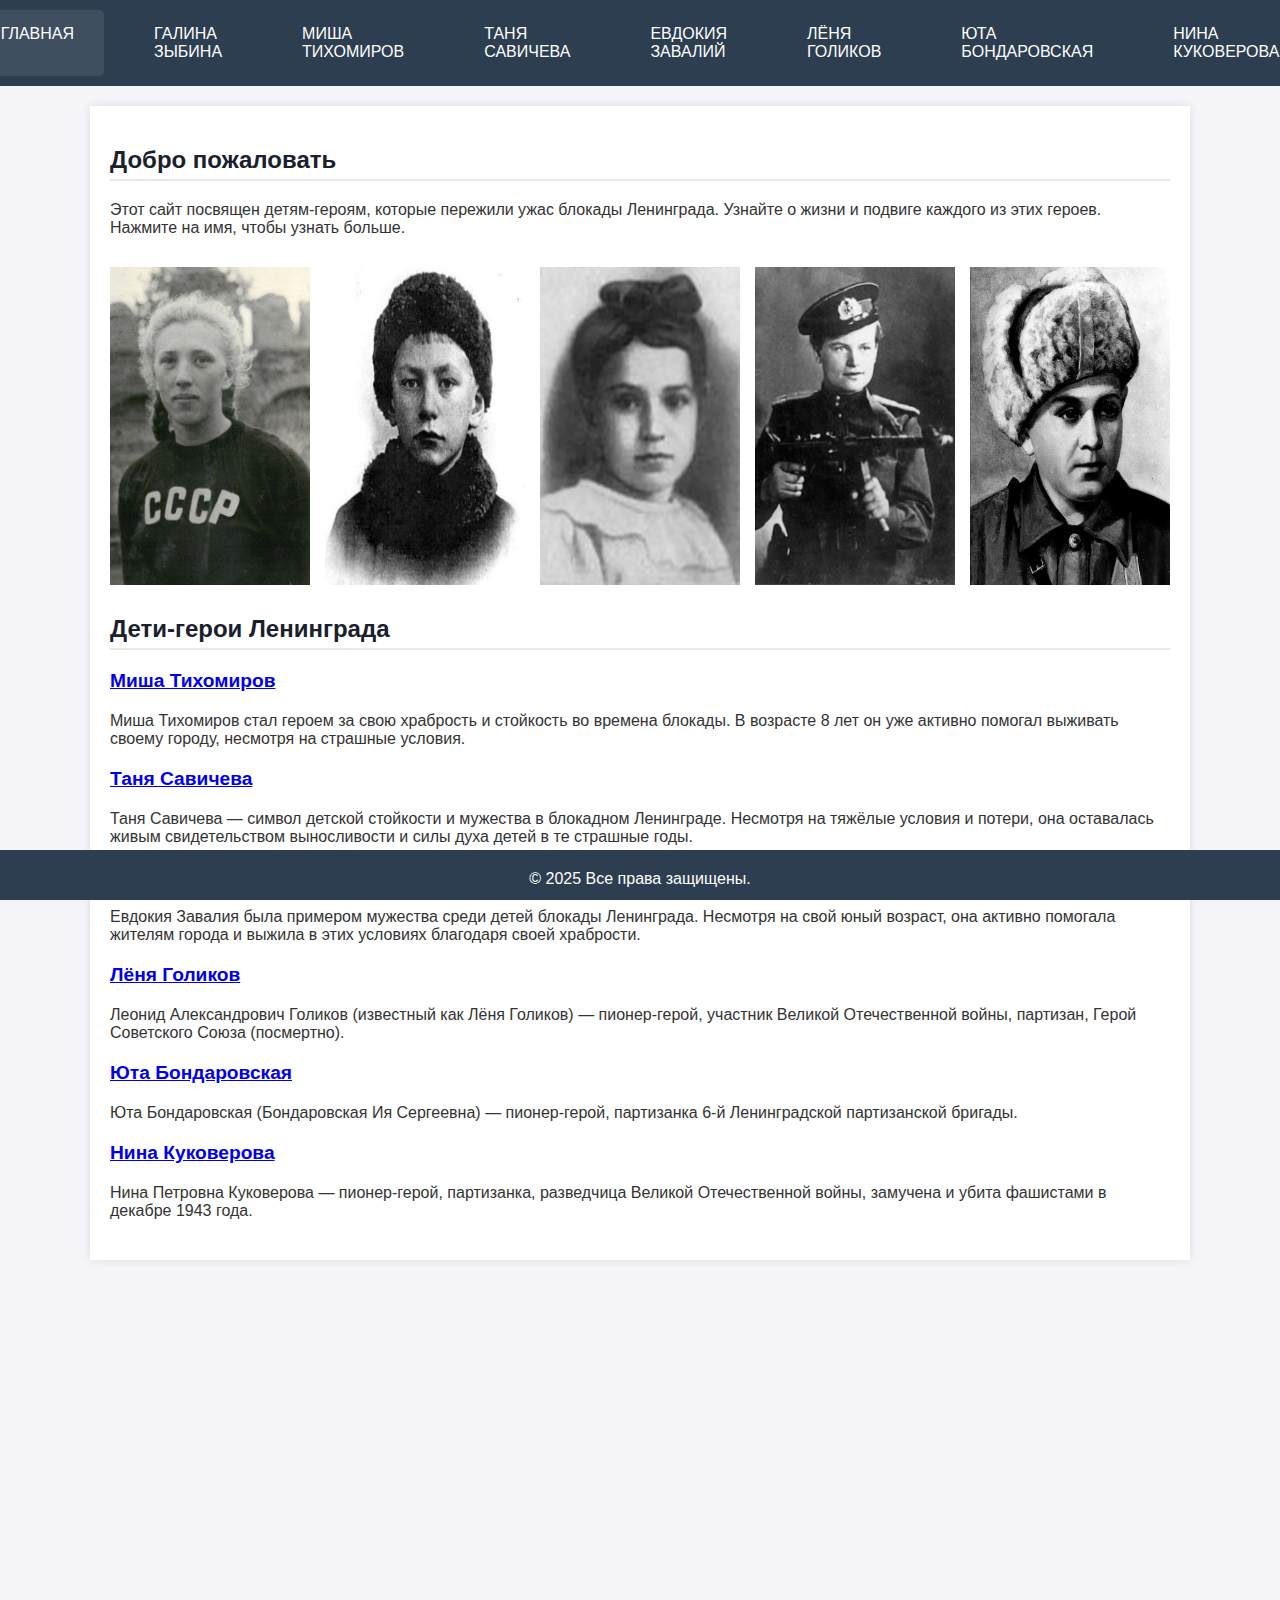
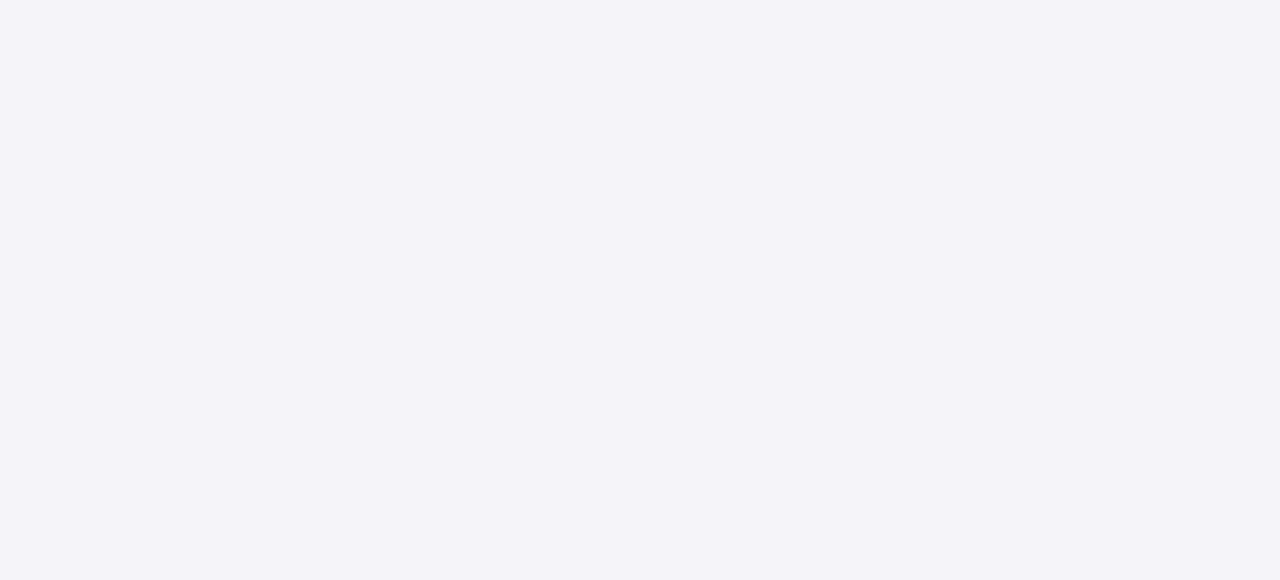
<file: index.html>
<!DOCTYPE html>
<html lang="ru">
<head>
    <meta charset="UTF-8">
    <meta name="viewport" content="width=device-width, initial-scale=1.0">
    <title>Дети-герои Ленинграда</title>
    <link rel="stylesheet" href="styles.css">
</head>
<body>
<header>
    <div class="navbar">
        <a href="index.html" class="tab active">Главная</a>
        <a href="galina_zybina.html" class="tab">Галина Зыбина</a>
        <a href="misha_tikhomirov.html" class="tab">Миша Тихомиров</a>
        <a href="tanya_savicheva.html" class="tab">Таня Савичева</a>
        <a href="evdokia_zavaliy.html" class="tab">Евдокия Завалий</a>
        <a href="lenya_golikov.html" class="tab">Лёня Голиков</a>
        <a href="uta_bondarovskaya.html" class="tab">Юта Бондаровская</a>
        <a href="nina_kukoverova.html" class="tab">Нина Куковерова</a>
    </div>
</header>

<main>
    <section>
        <h2>Добро пожаловать</h2>
        <p>Этот сайт посвящен детям-героям, которые пережили ужас блокады Ленинграда. Узнайте о жизни и подвиге каждого
            из этих героев. Нажмите на имя, чтобы узнать больше.</p>
    </section>
    <div class="image-marquee">
        <div class="image-marquee-wrapper">
            <img src="images/galina_zybina.jpg" alt="galyba_zybina">
            <img src="images/misha_tikhomirov.jpg" alt="Миша Тихомиров">
            <img src="images/tanya_savicheva.jpg" alt="Таня Савичева">
            <img src="images/evdokia_zavaliy.jpg" alt="Евдокия Завалий">
            <img src="images/lenya_golikov.jpg">
            <img src="images/uta_bondarovskaya.jpg">
            <img src="images/nina_kukoverova.jpg">
        </div>
    </div>
    <section>
        <h2>Дети-герои Ленинграда</h2>

        <article>
            <h3><a href="galina_zybina.html"></a></h3>
            <p></p>
        </article>

        <article>
            <h3><a href="misha_tikhomirov.html">Миша Тихомиров</a></h3>
            <p>Миша Тихомиров стал героем за свою храбрость и стойкость во времена блокады. В возрасте 8 лет он уже
                активно помогал выживать своему городу, несмотря на страшные условия.</p>
        </article>

        <article>
            <h3><a href="tanya_savicheva.html">Таня Савичева</a></h3>
            <p>Таня Савичева — символ детской стойкости и мужества в блокадном Ленинграде. Несмотря на тяжёлые условия и
                потери, она оставалась живым свидетельством выносливости и силы духа детей в те страшные годы.</p>
        </article>

        <article>
            <h3><a href="evdokia_zavaliy.html">Евдокия Завалия</a></h3>
            <p>Евдокия Завалия была примером мужества среди детей блокады Ленинграда. Несмотря на свой юный возраст, она
                активно помогала жителям города и выжила в этих условиях благодаря своей храбрости.</p>
        </article>

        <article>
            <h3><a href="lenya_golikov.html">Лёня Голиков</a></h3>
            <p>Леонид Александрович Голиков (известный как Лёня Голиков) — пионер-герой, участник Великой Отечественной
                войны, партизан, Герой Советского Союза (посмертно).</p>
        </article>

        <article>
            <h3><a href="uta_bondarovskaya.html">Юта Бондаровская</a></h3>
            <p>Юта Бондаровская (Бондаровская Ия Сергеевна) — пионер-герой, партизанка 6-й Ленинградской партизанской
                бригады.</p>
        </article>

        <article>
            <h3><a href="nina_kukoverova.html">Нина Куковерова</a></h3>
            <p>Нина Петровна Куковерова — пионер-герой, партизанка, разведчица Великой Отечественной войны, замучена и
                убита фашистами в декабре 1943 года.</p>
        </article>

    </section>
    <!--    <section class="overview">-->
    <!--        <h1>Дети-герои Ленинграда</h1>-->
    <!--        <p>В годы блокады Ленинграда многие дети проявили невероятную храбрость и стойкость. Ниже вы можете прочитать о-->
    <!--            некоторых из них:</p>-->

    <!--        &lt;!&ndash; Бегущая строка с картинками &ndash;&gt;-->
    <!--        <div class="image-marquee">-->
    <!--            <div class="image-marquee-wrapper">-->
    <!--                <img src="images/yura_bulatov_1.jpg" alt="Юра Булатов">-->
    <!--                <img src="images/misha_tikhomirov.jpg" alt="Миша Тихомиров">-->
    <!--                <img src="images/tanya_savicheva.jpg" alt="Таня Савичева">-->
    <!--                <img src="images/vanya_solovyev.jpg" alt="Ваня Соловьёв">-->
    <!--                <img src="images/evdokiya_zavaliya.jpg" alt="Евдокия Завалий">-->
    <!--                <img src="images/zinaida_zhdanova.jpg" alt="Зинаида Жданова">-->
    <!--            </div>-->
    <!--        </div>-->

    <!--        &lt;!&ndash; Сворачиваемые разделы для каждого героя &ndash;&gt;-->
    <!--        <div class="accordion">-->
    <!--            <div class="accordion-item">-->
    <!--                <h2 class="accordion-header">Юра Булатов</h2>-->
    <!--                <div class="accordion-content">-->
    <!--                    <p>Юра Булатов был одним из самых известных героев блокадного Ленинграда. В возрасте 13 лет он стал-->
    <!--                        свидетелем тяжелейших событий, но продолжал бороться, помогая взрослым и детям пережить страшные-->
    <!--                        дни блокады.</p>-->
    <!--                    <img src="images/yura_bulatov.jpg" alt="Юра Булатов">-->
    <!--                    <p>Юра стал символом мужества, его подвиг вдохновлял других детей на выживание в самых страшных-->
    <!--                        условиях.</p>-->
    <!--                </div>-->
    <!--            </div>-->

    <!--            <div class="accordion-item">-->
    <!--                <h2 class="accordion-header">Миша Тихомиров</h2>-->
    <!--                <div class="accordion-content">-->
    <!--                    <p>Миша Тихомиров был одним из самых молодых героев блокады. Он проявил стойкость, помогая старшим и-->
    <!--                        заботясь о своём брате и сестре. Его пример вдохновлял других детей на выживание в условиях-->
    <!--                        жестокой блокады.</p>-->
    <!--                    <p>Несмотря на трудности, Миша не потерял мужества и продолжал бороться до конца.</p>-->
    <!--                    -->
    <!--                </div>-->
    <!--            </div>-->

    <!--            <div class="accordion-item">-->
    <!--                <h2 class="accordion-header">Таня Савичева</h2>-->
    <!--                <div class="accordion-content">-->
    <!--                    <p>Таня Савичева стала символом страданий и выносливости блокадных детей. В её дневнике записаны-->
    <!--                        трагические события, происходившие в её семье во время блокады Ленинграда. Эти записи стали-->
    <!--                        одним из ярких символов трагедии города.</p>-->
    <!--                    <img src="images/tanya_savicheva.jpg" alt="Таня Савичева">-->
    <!--                    <p>Таня пережила смерть всех своих родных и осталась единственным свидетелем этой трагедии, что-->
    <!--                        сделало её имя известным на весь мир.</p>-->
    <!--                </div>-->
    <!--            </div>-->

    <!--            <div class="accordion-item">-->
    <!--                <h2 class="accordion-header">Ваня Соловьёв</h2>-->
    <!--                <div class="accordion-content">-->
    <!--                    <p>Ваня Соловьёв был одним из самых известных мальчиков в блокадном Ленинграде. Его подвиг вдохновил-->
    <!--                        многих на выживание и борьбу.</p>-->
    <!--                    <img src="images/vanya_solovyev.jpg" alt="Ваня Соловьёв">-->
    <!--                </div>-->
    <!--            </div>-->

    <!--            <div class="accordion-item">-->
    <!--                <h2 class="accordion-header">Евдокия Завалий</h2>-->
    <!--                <div class="accordion-content">-->
    <!--                    <p>Евдокия Завалий была одним из тех детей, которые помогали взрослым в тяжёлые дни блокады,-->
    <!--                        несмотря на свою юность.</p>-->
    <!--                    <img src="images/evdokia_zavaliy.jpg" alt="Евдокия Завалий">-->
    <!--                </div>-->
    <!--            </div>-->

    <!--            <div class="accordion-item">-->
    <!--                <h2 class="accordion-header">Зинаида Жданова</h2>-->
    <!--                <div class="accordion-content">-->
    <!--                    <p>Зинаида Жданова стала символом стойкости и мужества, несмотря на те испытания, которые ей-->
    <!--                        пришлось пережить.</p>-->
    <!--                    <img src="images/zinaida_zhdanova.jpg" alt="Зинаида Жданова">-->
    <!--                </div>-->
    <!--            </div>-->
    <!--        </div>-->
    <!--    </section>-->
</main>


<div class="flex-wrapper">
    <footer>
        <p>&copy; 2025 Все права защищены.</p>
    </footer>
</div>
<script src="accordion.js"></script>
</body>
</html>
</file>
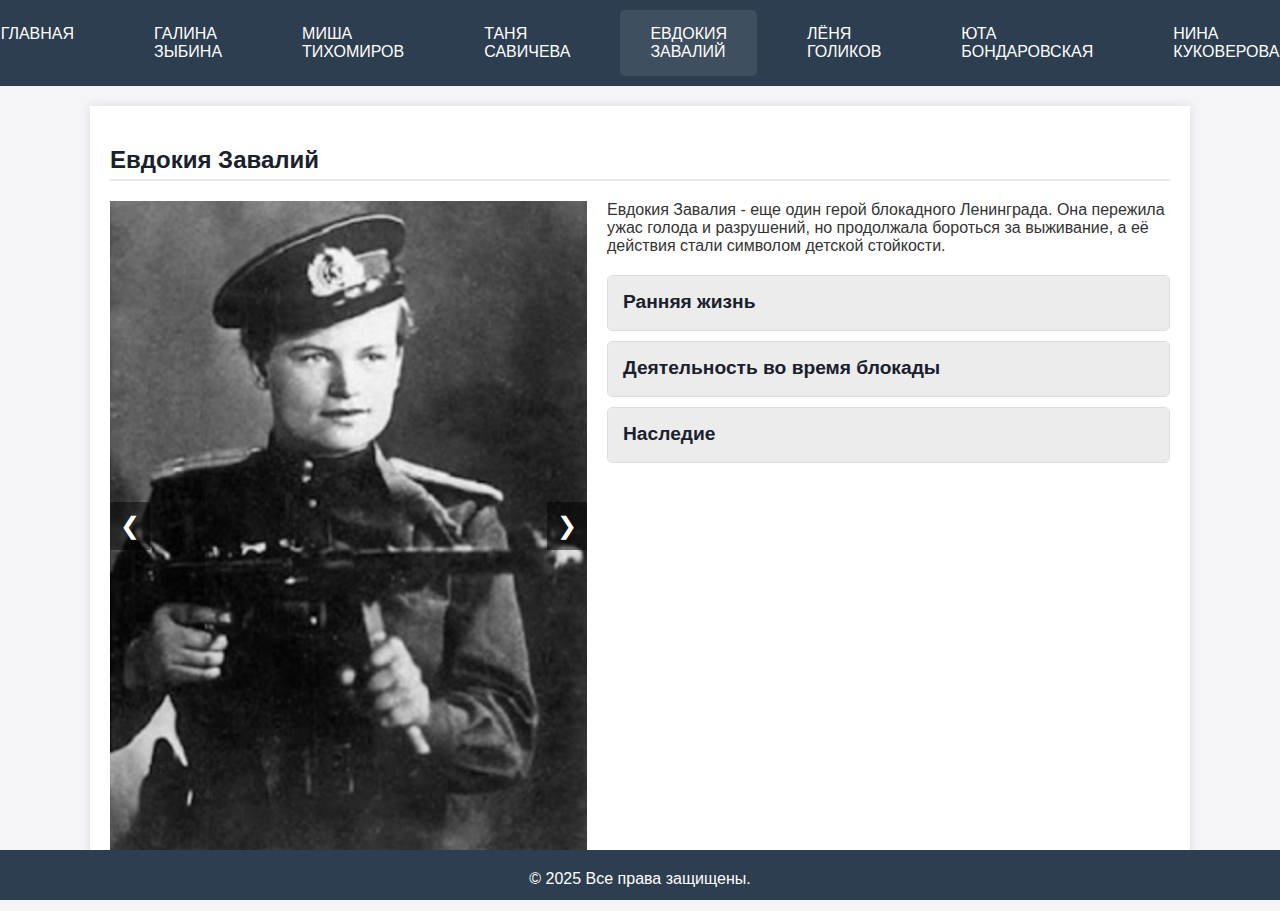
<file: evdokia_zavaliy.html>
<!DOCTYPE html>
<html lang="ru">
<head>
    <meta charset="UTF-8">
    <meta name="viewport" content="width=device-width, initial-scale=1.0">
    <title>Евдокия Завалий - Дети-герои Ленинграда</title>
    <link rel="stylesheet" href="styles.css">
</head>
<body>
<header>
    <div class="navbar">
        <a href="index.html" class="tab">Главная</a>
        <a href="galina_zybina.html" class="tab">Галина Зыбина</a>
        <a href="misha_tikhomirov.html" class="tab">Миша Тихомиров</a>
        <a href="tanya_savicheva.html" class="tab">Таня Савичева</a>
        <a href="evdokia_zavaliy.html" class="tab active">Евдокия Завалий</a>
        <a href="lenya_golikov.html" class="tab">Лёня Голиков</a>
        <a href="uta_bondarovskaya.html" class="tab">Юта Бондаровская</a>
        <a href="nina_kukoverova.html" class="tab">Нина Куковерова</a>
    </div>
</header>

<main>
    <section class="hero-detail">
        <h2>Евдокия Завалий</h2>
        <div class="carousel">
            <button class="prev" onclick="moveSlide(-1)">&#10094;</button>
            <div class="carousel-images">
                <img src="images/evdokia_zavaliy.jpg" alt="">
                <img src="images/evdokia_zavaliy_1.jpg" alt="">
            </div>
            <button class="next" onclick="moveSlide(1)">&#10095;</button>
        </div>
        <p>Евдокия Завалия - еще один герой блокадного Ленинграда. Она пережила ужас голода и разрушений, но продолжала
            бороться за выживание, а её действия стали символом детской стойкости.</p>
        <div class="accordion">
            <div class="accordion-item">
                <h2 class="accordion-header">Ранняя жизнь</h2>
                <div class="accordion-content">
                    <p>Евдокия родилась в 1933 году в Ленинграде. Она была маленькой девочкой, когда началась блокада,
                        но несмотря на свой возраст, проявила невероятное мужество.</p>
                </div>
            </div>
            <div class="accordion-item">
                <h2 class="accordion-header">Деятельность во время блокады</h2>
                <div class="accordion-content">
                    <p>В условиях блокады Евдокия помогала собирать воду и раздавать продукты жителям города, а также
                        поддерживала моральный дух людей, несмотря на собственные страдания.</p>
                </div>
            </div>
            <div class="accordion-item">
                <h2 class="accordion-header">Наследие</h2>
                <div class="accordion-content">
                    <p>Её действия были признаны на государственном уровне, и Евдокия была награждена посмертно за свою
                        стойкость и преданность. Её имя стало синонимом мужества и храбрости среди детей блокадного
                        Ленинграда.</p>
                </div>
            </div>
        </div>
    </section>
</main>

<footer>
    <p>&copy; 2025 Все права защищены.</p>
</footer>
<script src="accordion.js"></script>
<script src="carousel.js"></script>
</body>
</html>
</file>
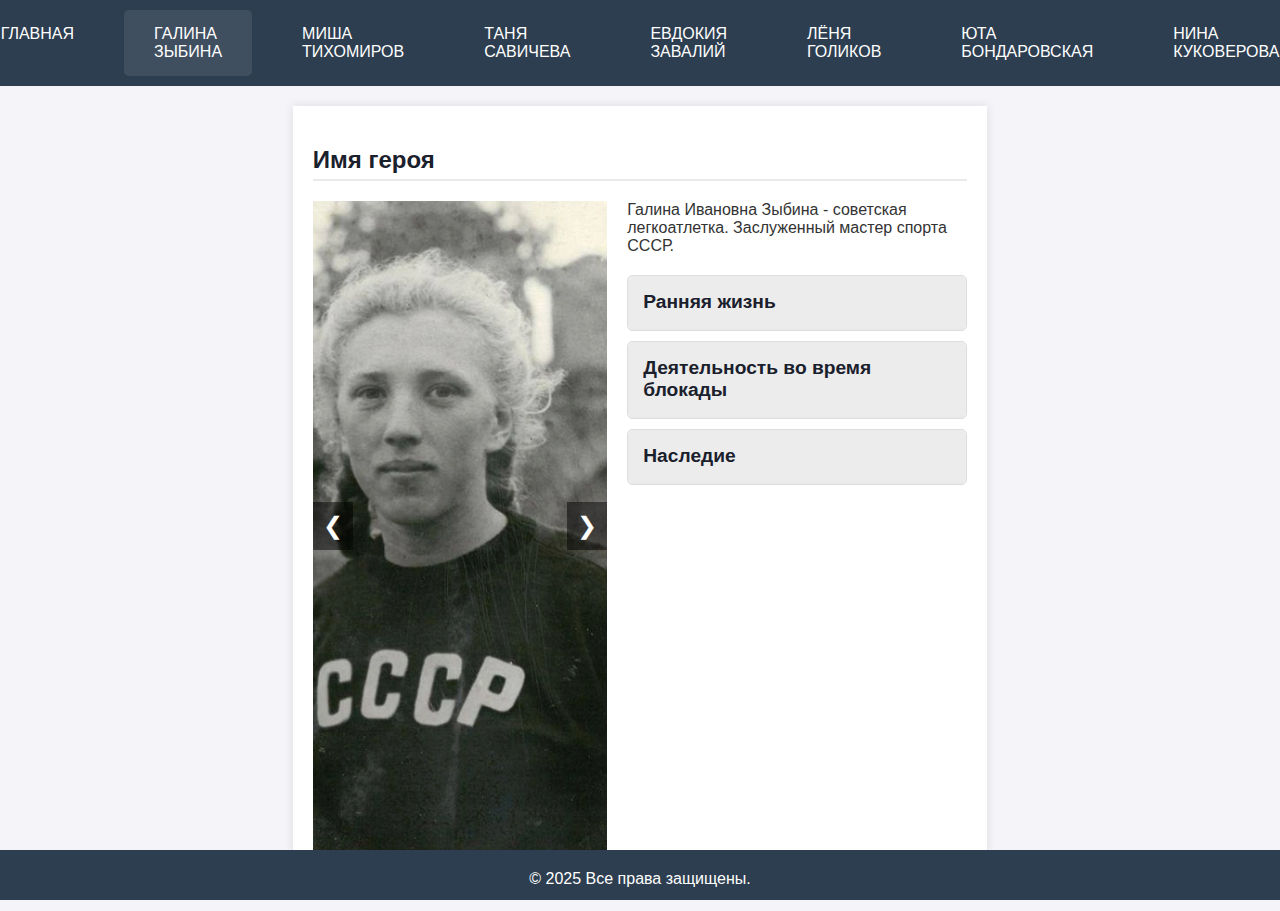
<file: galina_zybina.html>
<!DOCTYPE html>
<html lang="ru">
<head>
    <meta charset="UTF-8">
    <meta name="viewport" content="width=device-width, initial-scale=1.0">
    <title>Default Hero Name - Дети-герои Ленинграда</title>
    <link rel="stylesheet" href="styles.css">
</head>
<body>
<header>
    <div class="navbar">
        <a href="index.html" class="tab">Главная</a>
        <a href="galina_zybina.html" class="tab active">Галина Зыбина</a>
        <a href="misha_tikhomirov.html" class="tab">Миша Тихомиров</a>
        <a href="tanya_savicheva.html" class="tab">Таня Савичева</a>
        <a href="evdokia_zavaliy.html" class="tab">Евдокия Завалий</a>
        <a href="lenya_golikov.html" class="tab">Лёня Голиков</a>
        <a href="uta_bondarovskaya.html" class="tab">Юта Бондаровская</a>
        <a href="nina_kukoverova.html" class="tab">Нина Куковерова</a>
    </div>
</header>

<main>
    <section class="hero-detail">
        <h2>Имя героя</h2>
        <div class="carousel">
            <button class="prev" onclick="moveSlide(-1)">&#10094;</button>
            <div class="carousel-images">
                <img src="images/galina_zybina.jpg" alt="">
                <img src="images/galina_zybina_1.jpg" alt="">
            </div>
            <button class="next" onclick="moveSlide(1)">&#10095;</button>
        </div>
        <p>Галина Ивановна Зыбина - советская легкоатлетка. Заслуженный мастер спорта СССР.</p>
        <div class="accordion">
            <div class="accordion-item">
                <h2 class="accordion-header">Ранняя жизнь</h2>
                <div class="accordion-content">
                    <p> Галина Зыбина родилась 22 января 1931 года в Ленинграде. Отец работал кочегаром, мать —
                        курьером. Всего в семье было четверо детей — Галина и три брата.
                        В пять лет Галину отдали заниматься хореографией. Уже тогда она помогала отцу пилить дрова и
                        запасать их на зиму. Эти запасы сильно помогли семье во время блокады Ленинграда.</p>
                </div>
            </div>
            <div class="accordion-item">
                <h2 class="accordion-header">Деятельность во время блокады</h2>
                <div class="accordion-content">
                    <p>Во время Великой Отечественной войны отец сразу ушёл на фронт. Погиб 10 января 1944 года у
                        деревни Машеры под Гомелем.
                        До мая 1942 года школы были закрыты. Потом открылась 116-я школа на Сердобольской, и Галину
                        записали туда. Вскоре вышло постановление, чтобы дети с 5-го класса начинали работу. Трудиться
                        пришлось на огородах совхоза «Ланское», а летом 1943 года — на полях совхоза «Петрорайсовет» в
                        Коломягах.</p>
                </div>
            </div>
            <div class="accordion-item">
                <h2 class="accordion-header">Наследие</h2>
                <div class="accordion-content">
                    <p>Во время Великой Великой Отечественной войны 4 декабря 1943 года 13-летней Галине вручили медаль
                        «За оборону Ленинграда». Спустя много лет именно эту медаль она назовет главной в своей
                        жизни.</p>
                </div>
            </div>
        </div>
    </section>
</main>

<footer>
    <p>&copy; 2025 Все права защищены.</p>
</footer>
<script src="accordion.js"></script>
<script src="carousel.js"></script>
</body>
</html>
</file>
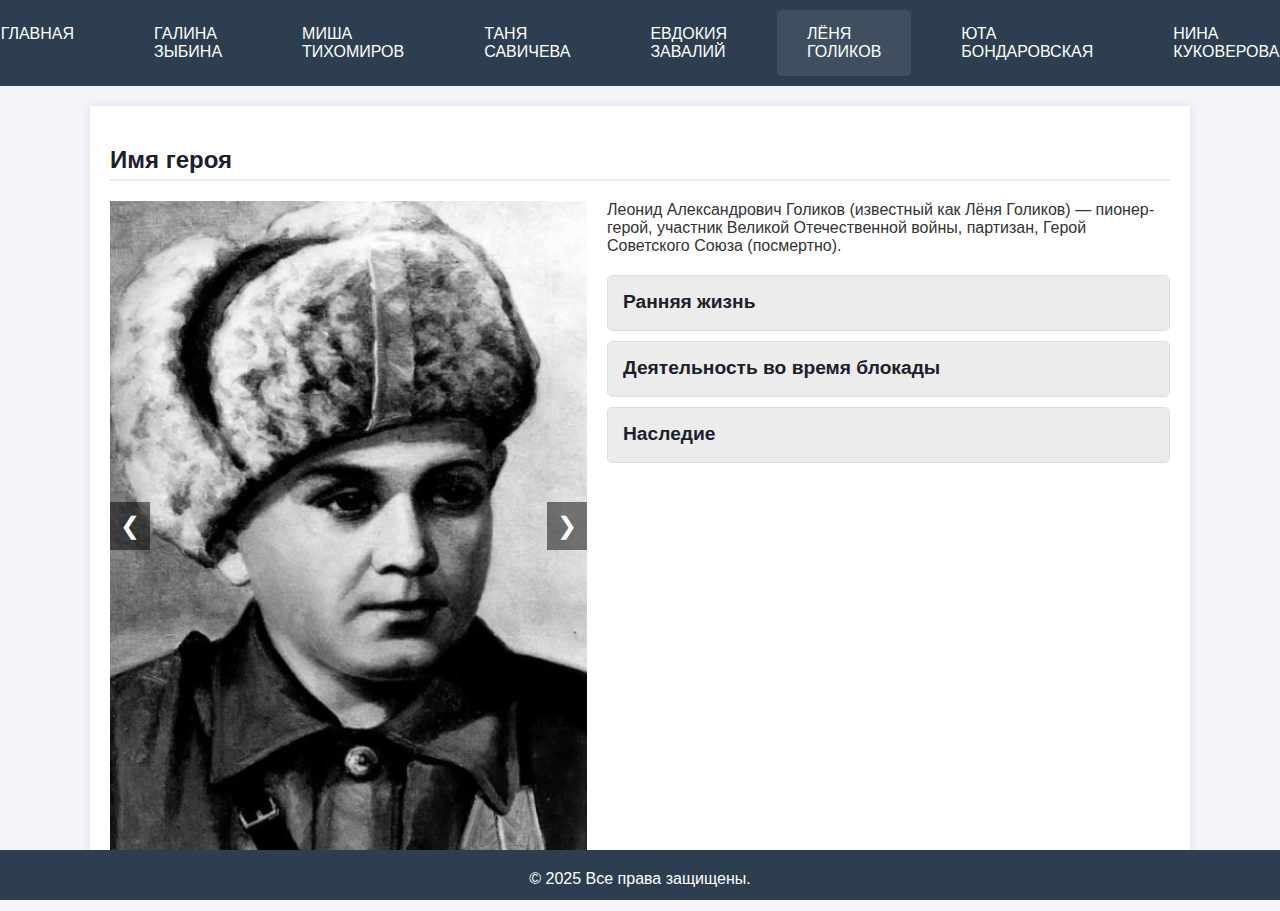
<file: lenya_golikov.html>
<!DOCTYPE html>
<html lang="ru">
<head>
    <meta charset="UTF-8">
    <meta name="viewport" content="width=device-width, initial-scale=1.0">
    <title>Default Hero Name - Дети-герои Ленинграда</title>
    <link rel="stylesheet" href="styles.css">
</head>
<body>
<header>
    <div class="navbar">
        <a href="index.html" class="tab">Главная</a>
        <a href="galina_zybina.html" class="tab">Галина Зыбина</a>
        <a href="misha_tikhomirov.html" class="tab">Миша Тихомиров</a>
        <a href="tanya_savicheva.html" class="tab">Таня Савичева</a>
        <a href="evdokia_zavaliy.html" class="tab">Евдокия Завалий</a>
        <a href="lenya_golikov.html" class="tab active">Лёня Голиков</a>
        <a href="uta_bondarovskaya.html" class="tab">Юта Бондаровская</a>
        <a href="nina_kukoverova.html" class="tab">Нина Куковерова</a>
    </div>
</header>

<main>
    <section class="hero-detail">
        <h2>Имя героя</h2>
        <div class="carousel">
            <button class="prev" onclick="moveSlide(-1)">&#10094;</button>
            <div class="carousel-images">
                <img src="images/lenya_golikov.jpg" alt="">
                <img src="images/lenya_golikov_1.jpg" alt="">
            </div>
            <button class="next" onclick="moveSlide(1)">&#10095;</button>
        </div>
        <p>Леонид Александрович Голиков (известный как Лёня Голиков) — пионер-герой, участник Великой Отечественной
            войны, партизан, Герой Советского Союза (посмертно).</p>
        <div class="accordion">
            <div class="accordion-item">
                <h2 class="accordion-header">Ранняя жизнь</h2>
                <div class="accordion-content">
                    <p>Леонид Александрович Голиков родился 17 июня 1926 года в деревне Лукино Новгородской области в
                        семье рабочих.С раннего детства Голиков был приучен к труду. Он носил из колодца воду, ухаживал
                        за коровой и овцами, умел поправить забор и залатать дырявые валенки.</p>
                </div>
            </div>
            <div class="accordion-item">
                <h2 class="accordion-header">Деятельность во время блокады</h2>
                <div class="accordion-content">
                    <p>С марта 1942 года Голиков был разведчиком 67-го партизанского отряда 4-й Ленинградской
                        партизанской бригады. Он проникал в фашистские гарнизоны, собирая данные о противнике.</p>
                </div>
            </div>
            <div class="accordion-item">
                <h2 class="accordion-header">Наследие</h2>
                <div class="accordion-content">
                    <p>2 апреля 1944 года Леониду Александровичу Голикову было присвоено звание Героя Советского Союза
                        посмертно.</p>
                </div>
            </div>
        </div>
    </section>
</main>

<footer>
    <p>&copy; 2025 Все права защищены.</p>
</footer>
<script src="accordion.js"></script>
<script src="carousel.js"></script>
</body>
</html>
</file>
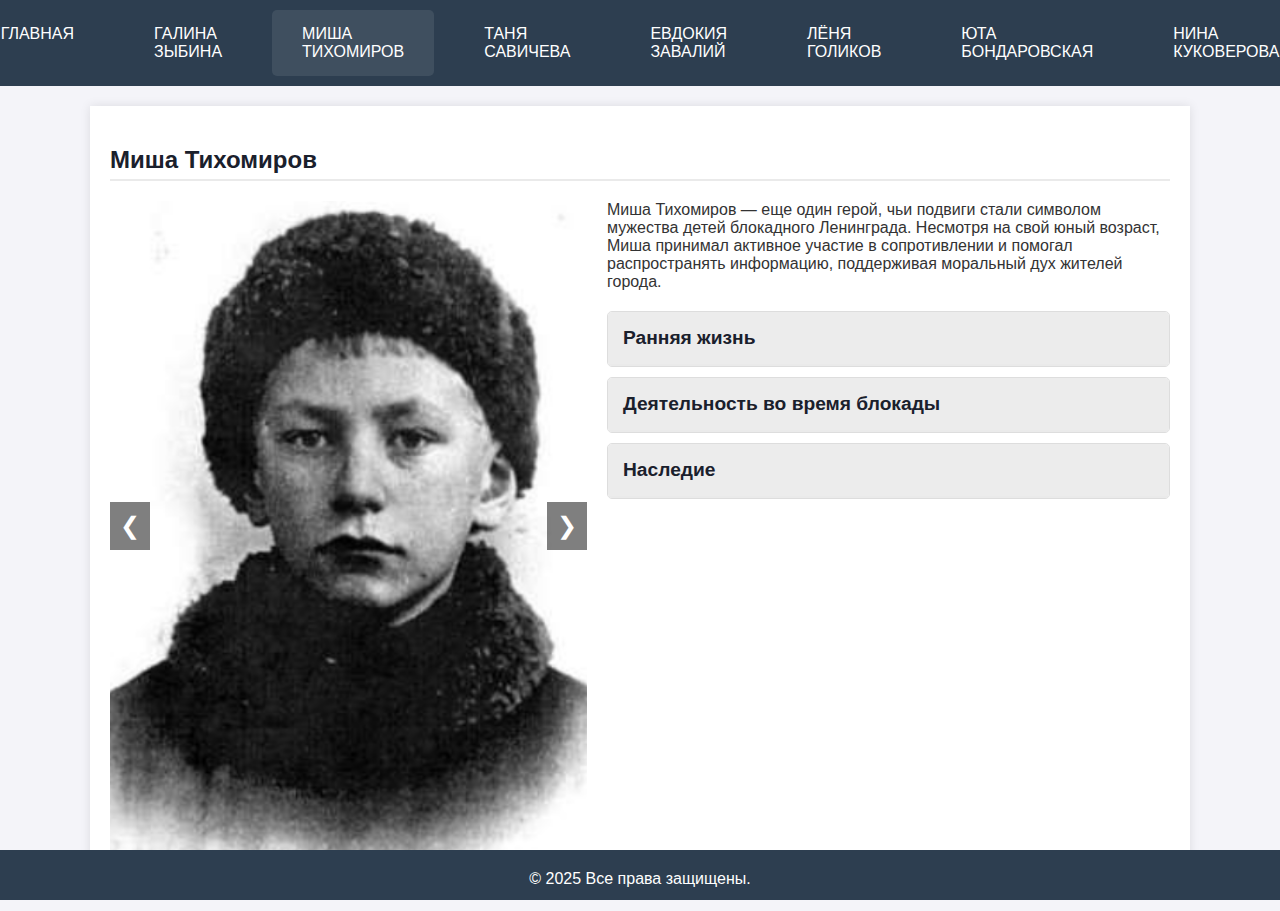
<file: misha_tikhomirov.html>
<!DOCTYPE html>
<html lang="ru">
<head>
    <meta charset="UTF-8">
    <meta name="viewport" content="width=device-width, initial-scale=1.0">
    <title>Миша Тихомиров - Дети-герои Ленинграда</title>
    <link rel="stylesheet" href="styles.css">
</head>
<body>
<header>
    <div class="navbar">
        <a href="index.html" class="tab">Главная</a>
        <a href="galina_zybina.html" class="tab">Галина Зыбина</a>
        <a href="misha_tikhomirov.html" class="tab active">Миша Тихомиров</a>
        <a href="tanya_savicheva.html" class="tab">Таня Савичева</a>
        <a href="evdokia_zavaliy.html" class="tab">Евдокия Завалий</a>
        <a href="lenya_golikov.html" class="tab">Лёня Голиков</a>
        <a href="uta_bondarovskaya.html" class="tab">Юта Бондаровская</a>
        <a href="nina_kukoverova.html" class="tab">Нина Куковерова</a>
    </div>
</header>

<main>
    <section class="hero-detail">
        <h2>Миша Тихомиров</h2>
        <div class="carousel">
            <button class="prev" onclick="moveSlide(-1)">&#10094;</button>
            <div class="carousel-images">
                <img src="images/misha_tikhomirov.jpg" alt="">
                <img src="images/misha_tikhomirov_1.jpg" alt="">
            </div>
            <button class="next" onclick="moveSlide(1)">&#10095;</button>
        </div>
        <p>Миша Тихомиров — еще один герой, чьи подвиги стали символом мужества детей блокадного Ленинграда. Несмотря на
            свой юный возраст, Миша принимал активное участие в сопротивлении и помогал распространять информацию,
            поддерживая моральный дух жителей города.</p>
        <div class="accordion">
            <div class="accordion-item">
                <h2 class="accordion-header">Ранняя жизнь</h2>
                <div class="accordion-content">
                    <p>Миша Тихомиров родился в Ленинграде в 1930 году. В возрасте 11 лет, когда началась блокада, он
                        пережил все тяготы войны. Миша оказался среди тех детей, которые не только выжили, но и стали
                        активными участниками борьбы за выживание в условиях блокады.</p>
                </div>
            </div>
            <div class="accordion-item">
                <h2 class="accordion-header">Деятельность во время блокады</h2>
                <div class="accordion-content">
                    <p>Миша принимал участие в распространении листовок, которые помогали поддерживать дух людей в
                        городе. Он активно участвовал в подпольных операциях, несмотря на опасность, и стал примером для
                        многих подростков, переживших блокаду.</p>
                </div>
            </div>
            <div class="accordion-item">
                <h2 class="accordion-header">Наследие</h2>
                <div class="accordion-content">
                    <p>Имя Миши Тихомирова стало символом стойкости и мужества. После войны он был награжден различными
                        наградами за свою активную помощь в сопротивлении. Память о нем сохраняется как о герое, который
                        проявил исключительное мужество в самые тяжелые дни блокадного Ленинграда.</p>
                </div>
            </div>
        </div>
    </section>
</main>

<footer>
    <p>&copy; 2025 Все права защищены.</p>
</footer>
<script src="accordion.js"></script>
<script src="carousel.js"></script>
</body>
</html>
</file>
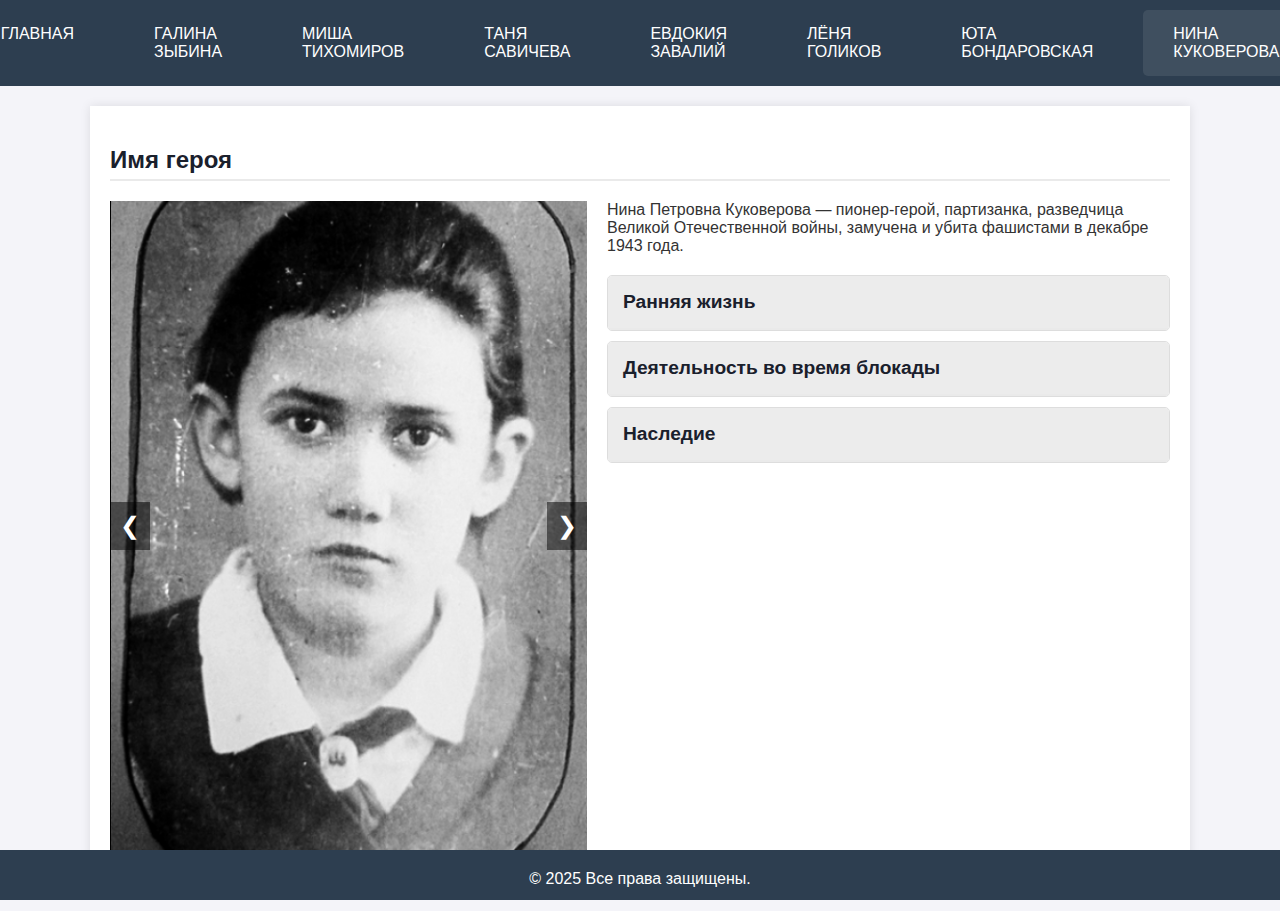
<file: nina_kukoverova.html>
<!DOCTYPE html>
<html lang="ru">
<head>
    <meta charset="UTF-8">
    <meta name="viewport" content="width=device-width, initial-scale=1.0">
    <title>Default Hero Name - Дети-герои Ленинграда</title>
    <link rel="stylesheet" href="styles.css">
</head>
<body>
<header>
    <div class="navbar">
        <a href="index.html" class="tab">Главная</a>
        <a href="galina_zybina.html" class="tab">Галина Зыбина</a>
        <a href="misha_tikhomirov.html" class="tab">Миша Тихомиров</a>
        <a href="tanya_savicheva.html" class="tab">Таня Савичева</a>
        <a href="evdokia_zavaliy.html" class="tab">Евдокия Завалий</a>
        <a href="lenya_golikov.html" class="tab">Лёня Голиков</a>
        <a href="uta_bondarovskaya.html" class="tab">Юта Бондаровская</a>
        <a href="nina_kukoverova.html" class="tab active">Нина Куковерова</a>
    </div>
</header>

<main>
    <section class="hero-detail">
        <h2>Имя героя</h2>
        <div class="carousel">
            <button class="prev" onclick="moveSlide(-1)">&#10094;</button>
            <div class="carousel-images">
                <img src="images/nina_kukoverova.jpg" alt="">
                <img src="images/nina_kukoverova_1.jpg" alt="">
            </div>
            <button class="next" onclick="moveSlide(1)">&#10095;</button>
        </div>
        <p>Нина Петровна Куковерова — пионер-герой, партизанка, разведчица Великой Отечественной войны, замучена и убита
            фашистами в декабре 1943 года.</p>
        <div class="accordion">
            <div class="accordion-item">
                <h2 class="accordion-header">Ранняя жизнь</h2>
                <div class="accordion-content">
                    <p>Нина росла очень доброй и отзывчивой девочкой. Ее любознательность и усердие не могли не радовать
                        родителей. В школе она успевала по всем предметам, была прилежной и аккуратной, читала книги о
                        героях и их подвигах. В жизни ориентировалась на своего старшего брата Григория, который стал
                        летчиком, и мечтала стать похожей на Марину Раскову или Полину Осипенко.</p>
                </div>
            </div>
            <div class="accordion-item">
                <h2 class="accordion-header">Деятельность во время блокады</h2>
                <div class="accordion-content">
                    <p>В 1942 году всех членов семьи отправили в немецкий лагерь в город Гатчину, а через два месяца
                        перевели в деревню Улитино Идрицкого района Великолукской области. Там девочка решила
                        присоединиться к партизанам.
                        Нина была определена во взвод разведки. Ходила по населённым пунктам, выпрашивала еду — под этой
                        легендой вела разведывательную работу, расклеивала листовки.
                        В конце 1943 года приняла участие в разгроме базы эсэсовцев в деревне Горы. По добытым ею
                        сведениям была проведена успешная операция.</p>
                </div>
            </div>
            <div class="accordion-item">
                <h2 class="accordion-header">Наследие</h2>
                <div class="accordion-content">
                    <p>Орден Отечественной войны I степени и медаль «Партизану Отечественной войны» I
                        степени — посмертные награды Нины Куковеровой.</p>
                </div>
            </div>
        </div>
    </section>
</main>

<footer>
    <p>&copy; 2025 Все права защищены.</p>
</footer>
<script src="accordion.js"></script>
<script src="carousel.js"></script>
</body>
</html>
</file>
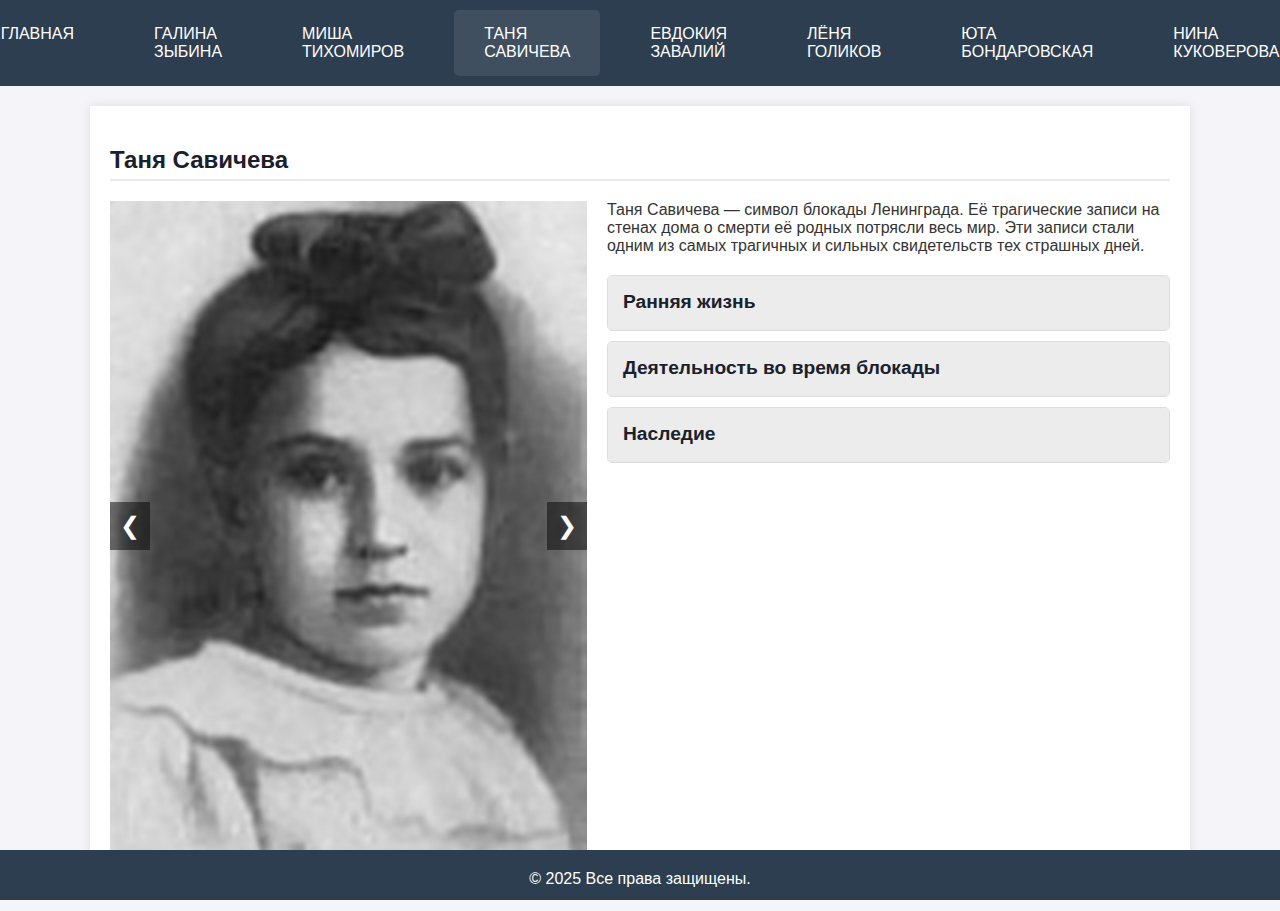
<file: tanya_savicheva.html>
<!DOCTYPE html>
<html lang="ru">
<head>
    <meta charset="UTF-8">
    <meta name="viewport" content="width=device-width, initial-scale=1.0">
    <title>Таня Савичева - Дети-герои Ленинграда</title>
    <link rel="stylesheet" href="styles.css">
</head>
<body>
<header>
    <div class="navbar">
        <a href="index.html" class="tab">Главная</a>
        <a href="galina_zybina.html" class="tab">Галина Зыбина</a>
        <a href="misha_tikhomirov.html" class="tab">Миша Тихомиров</a>
        <a href="tanya_savicheva.html" class="tab active">Таня Савичева</a>
        <a href="evdokia_zavaliy.html" class="tab">Евдокия Завалий</a>
        <a href="lenya_golikov.html" class="tab">Лёня Голиков</a>
        <a href="uta_bondarovskaya.html" class="tab">Юта Бондаровская</a>
        <a href="nina_kukoverova.html" class="tab">Нина Куковерова</a>
    </div>
</header>

<main>
    <section class="hero-detail">
        <h2>Таня Савичева</h2>
        <div class="carousel">
            <button class="prev" onclick="moveSlide(-1)">&#10094;</button>
            <div class="carousel-images">
                <img src="images/tanya_savicheva.jpg" alt="">
                <img src="images/tanya_savicheva_1.jpg" alt="">
            </div>
            <button class="next" onclick="moveSlide(1)">&#10095;</button>
        </div>
        <p>Таня Савичева — символ блокады Ленинграда. Её трагические записи на стенах дома о смерти её родных потрясли
            весь мир. Эти записи стали одним из самых трагичных и сильных свидетельств тех страшных дней.</p>
        <div class="accordion">
            <div class="accordion-item">
                <h2 class="accordion-header">Ранняя жизнь</h2>
                <div class="accordion-content">
                    <p>Таня Савичева родилась 4 апреля 1930 года в Ленинграде. Она была еще ребенком, когда началась
                        блокада города. В 12 лет Таня осталась без родителей, но продолжала бороться за выживание и
                        поддерживала в себе силы в самых тяжелых условиях.</p>
                </div>
            </div>
            <div class="accordion-item">
                <h2 class="accordion-header">Деятельность во время блокады</h2>
                <div class="accordion-content">
                    <p>Таня Савичева, несмотря на свою юность, пережила самые страшные моменты блокады и записала на
                        стенах своего дома трагическую летопись о смерти своих родных. Эти записи стали символом всех
                        страданий и боли ленинградцев в годы блокады.</p>
                </div>
            </div>
            <div class="accordion-item">
                <h2 class="accordion-header">Наследие</h2>
                <div class="accordion-content">
                    <p>Таня Савичева стала героем и символом стойкости блокадного Ленинграда. Её записи на стенах дома —
                        это не только свидетельство её трагической судьбы, но и память о тех, кто пережил ужас блокады.
                        Она была посмертно награждена орденами за свою стойкость и терпение.</p>
                </div>
            </div>
        </div>
    </section>
</main>

<footer>
    <p>&copy; 2025 Все права защищены.</p>
</footer>
<script src="accordion.js"></script>
<script src="carousel.js"></script>
</body>
</html>
</file>
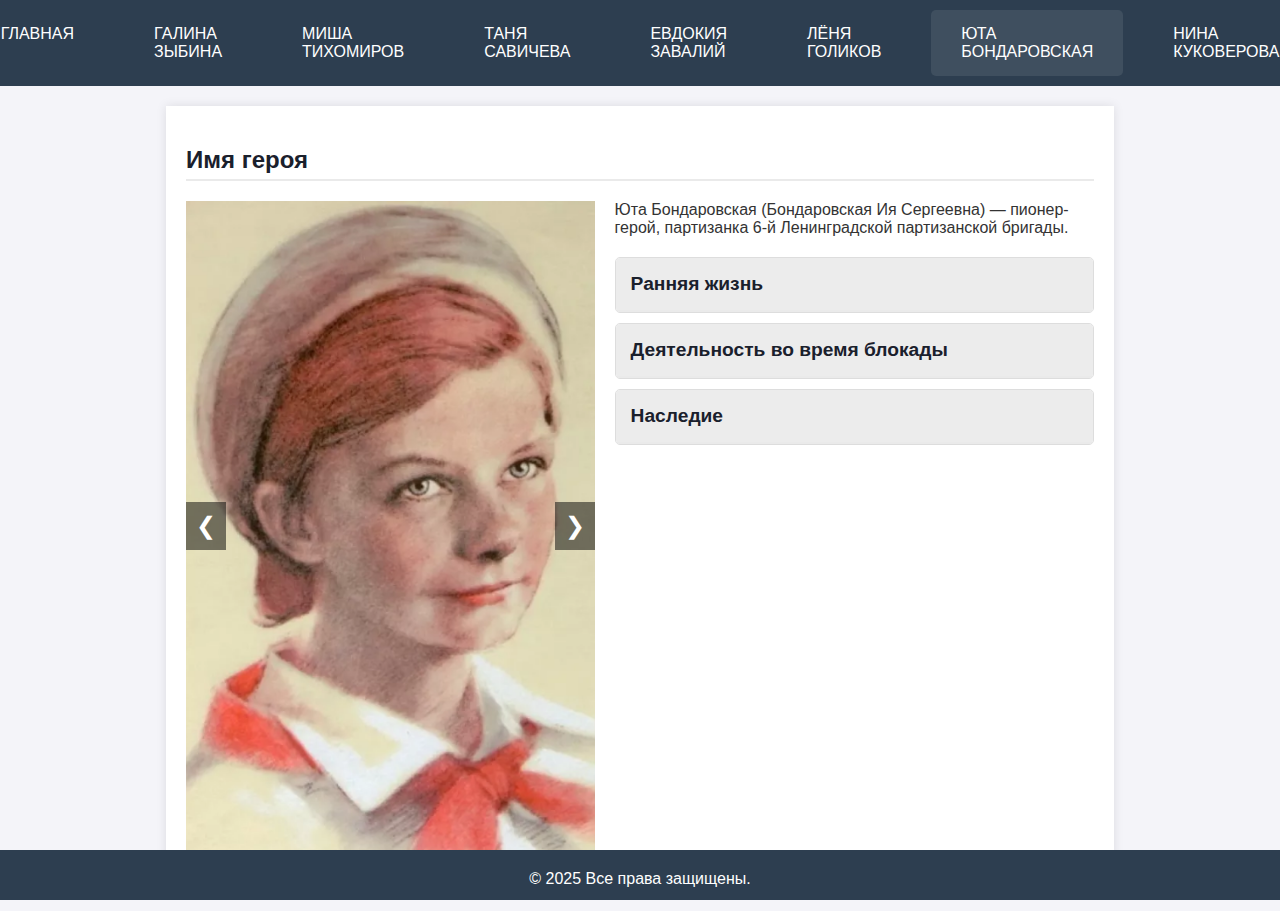
<file: uta_bondarovskaya.html>
<!DOCTYPE html>
<html lang="ru">
<head>
    <meta charset="UTF-8">
    <meta name="viewport" content="width=device-width, initial-scale=1.0">
    <title>Default Hero Name - Дети-герои Ленинграда</title>
    <link rel="stylesheet" href="styles.css">
</head>
<body>
<header>
    <div class="navbar">
        <a href="index.html" class="tab">Главная</a>
        <a href="galina_zybina.html" class="tab">Галина Зыбина</a>
        <a href="misha_tikhomirov.html" class="tab">Миша Тихомиров</a>
        <a href="tanya_savicheva.html" class="tab">Таня Савичева</a>
        <a href="evdokia_zavaliy.html" class="tab">Евдокия Завалий</a>
        <a href="lenya_golikov.html" class="tab">Лёня Голиков</a>
        <a href="uta_bondarovskaya.html" class="tab active">Юта Бондаровская</a>
        <a href="nina_kukoverova.html" class="tab">Нина Куковерова</a>
    </div>
</header>

<main>
    <section class="hero-detail">
        <h2>Имя героя</h2>
        <div class="carousel">
            <button class="prev" onclick="moveSlide(-1)">&#10094;</button>
            <div class="carousel-images">
                <img src="images/uta_bondarovskaya.jpg" alt="">
                <img src="images/uta_bondarovskaya_1.jpg" alt="">
            </div>
            <button class="next" onclick="moveSlide(1)">&#10095;</button>
        </div>
        <p>Юта Бондаровская (Бондаровская Ия Сергеевна) — пионер-герой, партизанка 6-й Ленинградской партизанской
            бригады.</p>
        <div class="accordion">
            <div class="accordion-item">
                <h2 class="accordion-header">Ранняя жизнь</h2>
                <div class="accordion-content">
                    <p>Юта Бондаровская (Бондаровская Ия В.) родилась 6 января 1928 года в деревне Залазы Ленинградской
                        области. Училась в Петергофской школе №415. Летом 1941 года 13-летняя Юта отправилась на
                        каникулы в деревню под Псковом, к сестре своей мамы. Там её настигла война. Вскоре по деревне
                        поползли слухи о том, что Ленинград окружён немцами.</p>
                </div>
            </div>
            <div class="accordion-item">
                <h2 class="accordion-header">Деятельность во время блокады</h2>
                <div class="accordion-content">
                    <p>Юта мечтала пробраться в блокадный город и спасти свою мать. С каждым днём её цель становилась
                        всё более отчётливой: подрывать немецкие посты, уничтожать врага, чтобы ни один фашист не
                        подошёл к Ленинграду. Юта начала помогать партизанам. Сначала выполняла несложные поручения:
                        передавала записки и послания в отряд, а затем стала разведчицей в 6-й Ленинградской
                        партизанской бригаде.</p>
                </div>
            </div>
            <div class="accordion-item">
                <h2 class="accordion-header">Наследие</h2>
                <div class="accordion-content">
                    <p>Посмертно награждена орденом Отечественной войны 1-й степени и медалью «Партизану Отечественной
                        войны» 1-й степени.</p>
                </div>
            </div>
        </div>
    </section>
</main>

<footer>
    <p>&copy; 2025 Все права защищены.</p>
</footer>
<script src="accordion.js"></script>
<script src="carousel.js"></script>
</body>
</html>
</file>
<file: styles.css>
* {
    margin: 0;
    padding: 0;
    box-sizing: border-box;
}

/* Настройки для body */
body {
    font-family: Arial, sans-serif;
    background-color: #f4f4f9;
    color: #333;
    display: flex;
    flex-direction: column;
    min-height: 100vh; /* Минимальная высота страницы на всю высоту экрана */
}

header {
    background-color: #2d3e50;
    padding: 10px;
    color: white;
}

.flex-wrapper {
  display: flex;
  min-height: 100vh;
  flex-direction: column;
  justify-content: space-between;
}

.navbar {
    display: flex;
    justify-content: center;
}

.navbar a {
    padding: 15px 30px;
    color: white;
    text-decoration: none;
    text-transform: uppercase;
    margin: 0 10px;
    border-radius: 5px;
}

.navbar a:hover, .navbar a.active {
    background-color: #3f4f5f;
}

/* Основной контейнер для контента */
main {
    padding: 20px;
    max-width: 1100px;
    /*margin: 0 auto;*/
    flex-grow: 1; /* Это позволяет основному контенту занимать оставшееся пространство */

    margin: 20px auto;
    background-color: white;
    box-shadow: 0px 0px 10px rgba(0, 0, 0, 0.1);
}

section {
    margin-bottom: 20px;
}

.accordion {
    margin-top: 20px;
}

.accordion-item {
    margin-bottom: 10px;
    border: 1px solid #ddd;
    border-radius: 5px;
    overflow: hidden;
}

.accordion-header {
    background-color: #ececec;
    padding: 15px;
    cursor: pointer;
    font-size: 1.2em;
    font-weight: bold;

margin-top: 0px;
    margin-bottom: 0px;
}



.accordion-content {
    display: none;
    padding: 15px;
    background-color: #f9f9f9;
}

.accordion-content.active {
    display: block;
}

.accordion-content img {
    max-width: 100%;
    height: auto;
    margin-top: 15px;
}

.hero-detail img {
    max-width: 100%;
    height: auto;
}

/* Стили для карусели */
.carousel {
    position: relative;
    float: left; /* Карусель будет "плавать" слева */
    width: 45%; /* Задаем ширину карусели */
    margin-right: 20px; /* Отступ справа, чтобы текст не прижимался слишком близко */
    margin-bottom: 20px; /* Добавляем отступ снизу, чтобы текст не пересекался */
}


.carousel-images {
    display: flex;
    overflow: hidden;
    justify-content: center;
    align-items: center;
}

.carousel-images img {
    width: 100%;  /* Все картинки будут растягиваться на 100% ширины контейнера */
    height: 650px;  /* Устанавливаем фиксированную высоту для всех картинок */
    object-fit: cover;  /* Изображения будут обрезаться, чтобы сохранить пропорции */
    display: none;
}

h1, h2, h3 {
    font-weight: bold;
    color: #1a202c;
    margin-top: 20px;
    margin-bottom: 20px;
}

h1 {
    font-size: 2em;
    margin-bottom: 20px;
}

h2 {
    border-bottom: 2px solid #eaeaea;
    padding-bottom: 5px;
}

h3 {
    font-size: 1.2em;
    color: #333;
    margin-top: 20px;
    margin-bottom: 20px;
}



button {
    background-color: rgba(0, 0, 0, 0.5);
    color: white;
    border: none;
    padding: 10px;
    cursor: pointer;
    position: absolute;
    top: 50%;
    transform: translateY(-50%);
    font-size: 24px;
    z-index: 100;
}

button:hover {
    background-color: rgba(0, 0, 0, 0.8);
}

.prev {
    left: 0;
}

.next {
    right: 0;
}

/* Стиль для футера */
footer
{
    background-color: #2d3e50;
    padding: 20px;
    margin-top: 20px;
    text-align: center;
    color: white;
    position:fixed;
    bottom:0px;
    left:0px;
    right:0px;
    height:50px;
    margin-bottom:0px;
}


/* Стиль для бегущей строки */
.image-marquee {
    width: 100%;
    overflow: hidden;
    margin: 30px 0;
}

.image-marquee-wrapper {
    display: flex;
    animation: marquee 20s linear infinite;
}

.image-marquee img {
    width: 200px;
    height: auto;
    margin-right: 15px;
}

/* Анимация для бегущей строки */
@keyframes marquee {
    0% {
        transform: translateX(100%);
    }
    100% {
        transform: translateX(-100%);
    }
}
</file>
